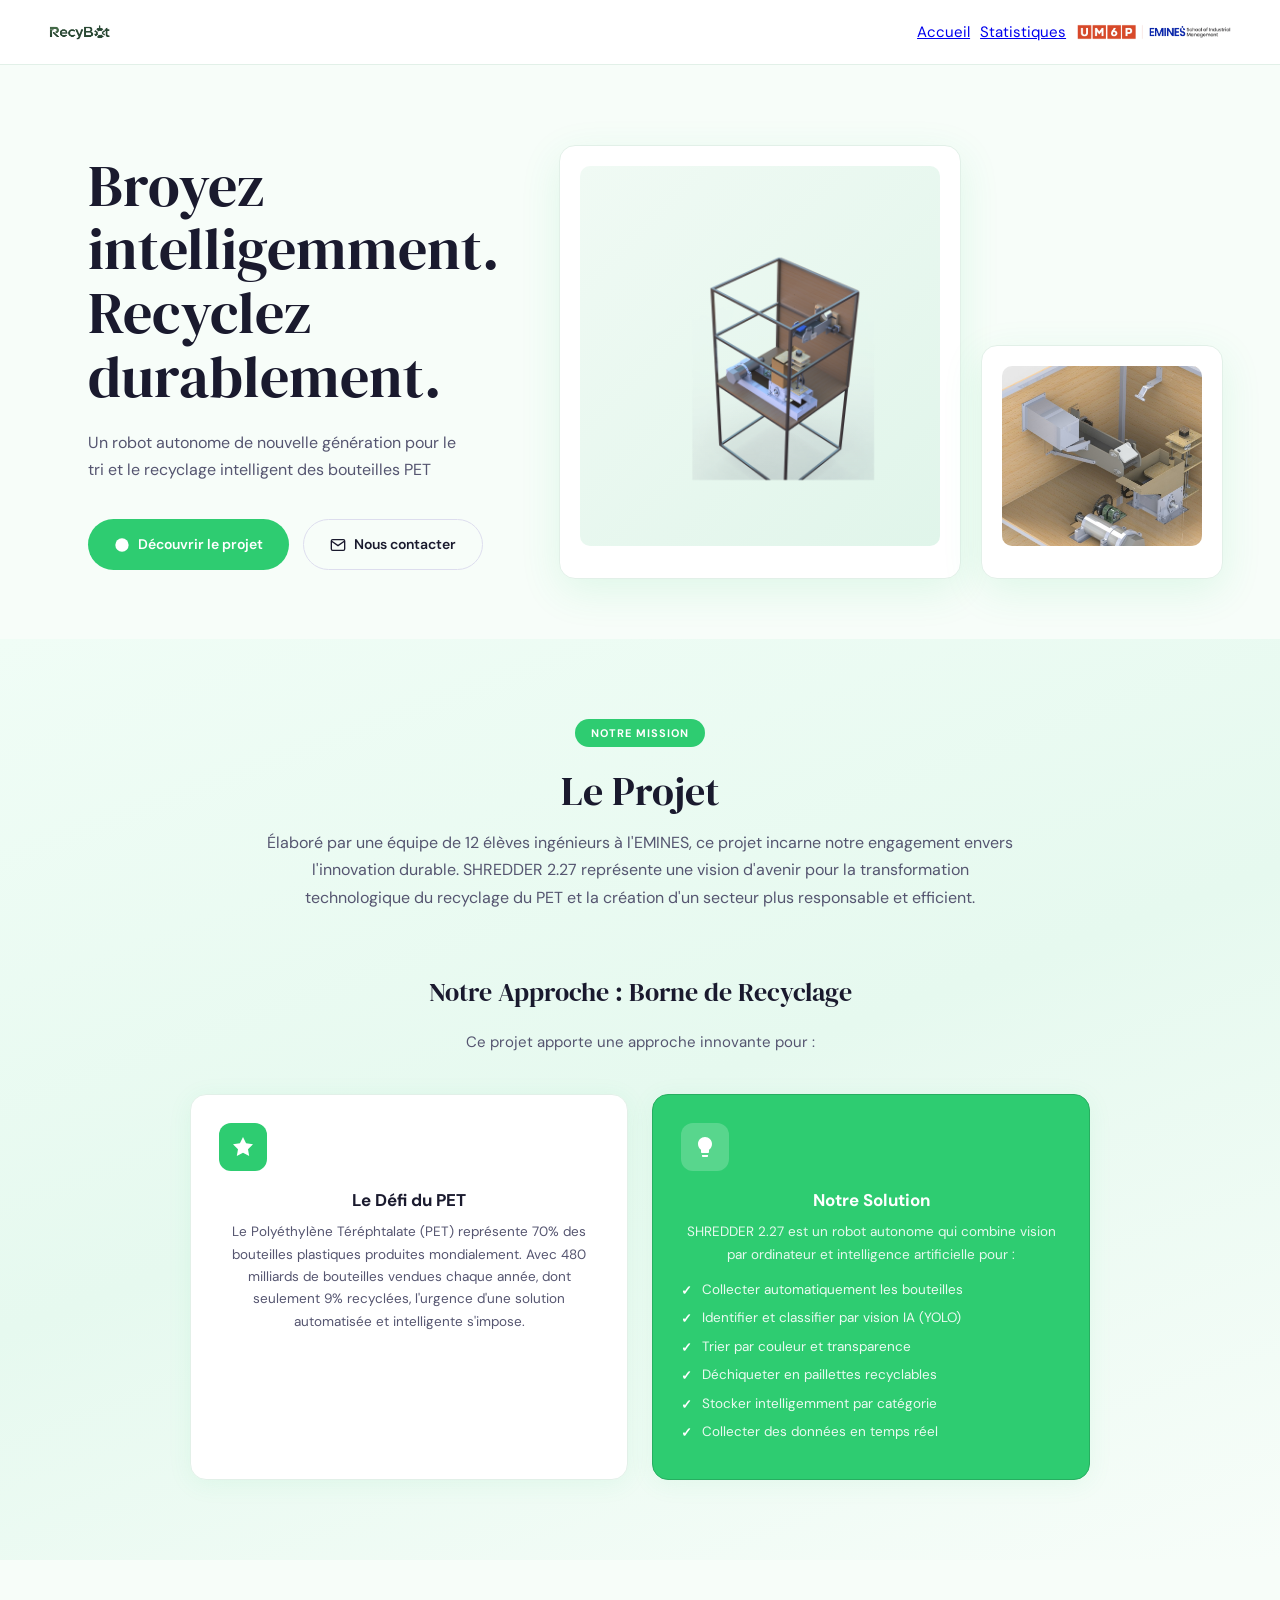
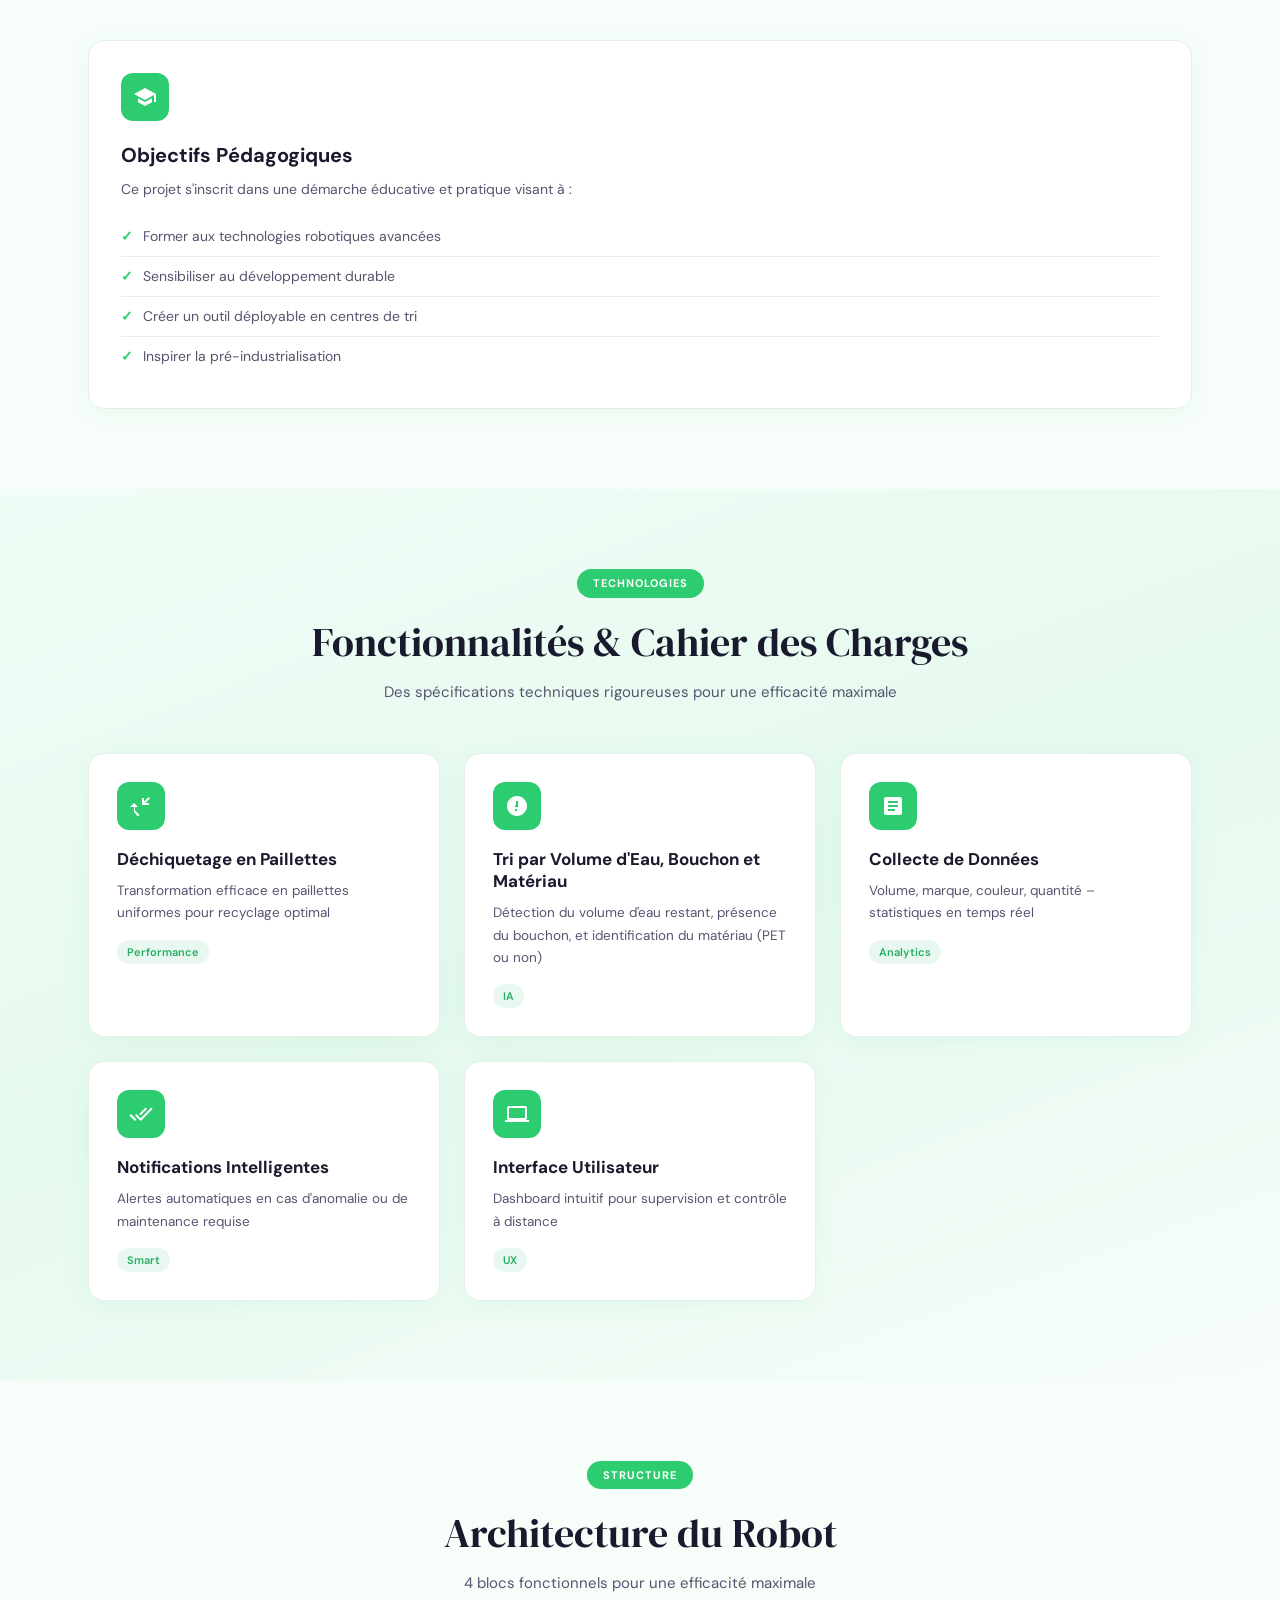
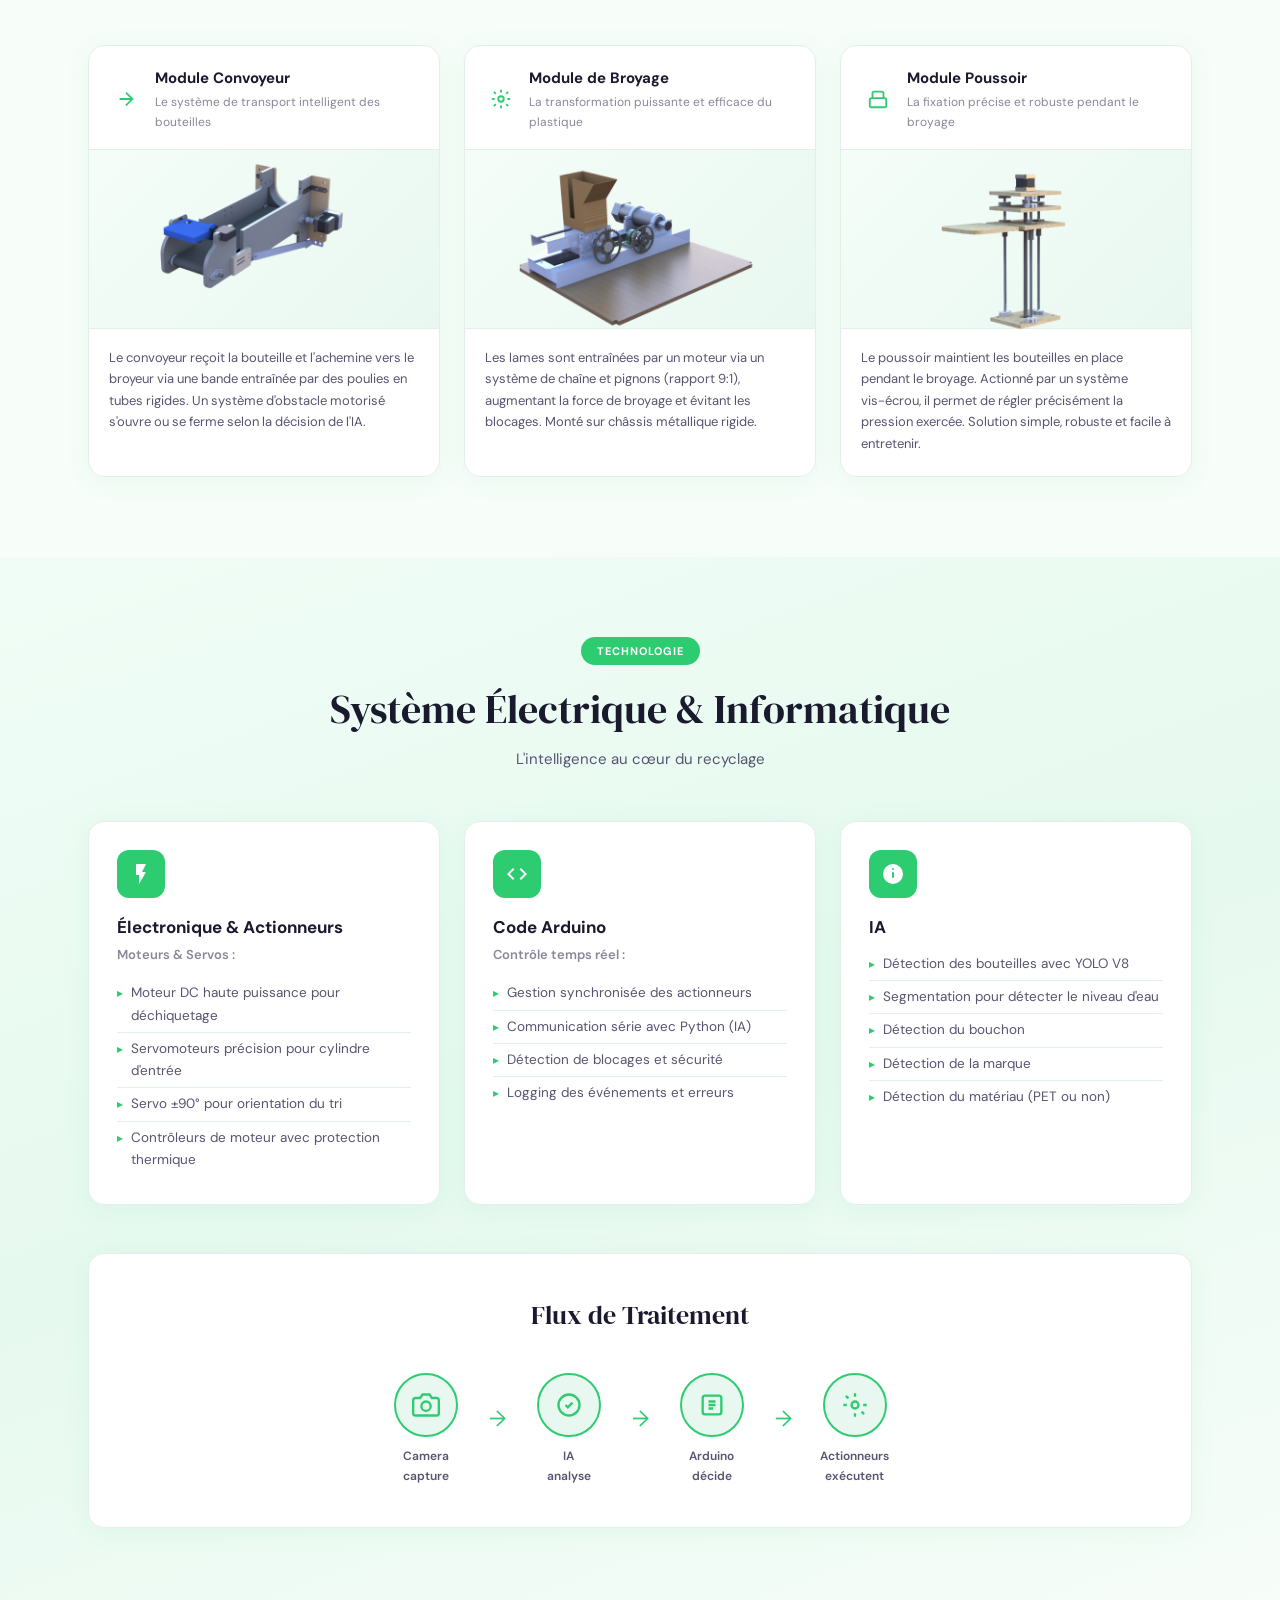
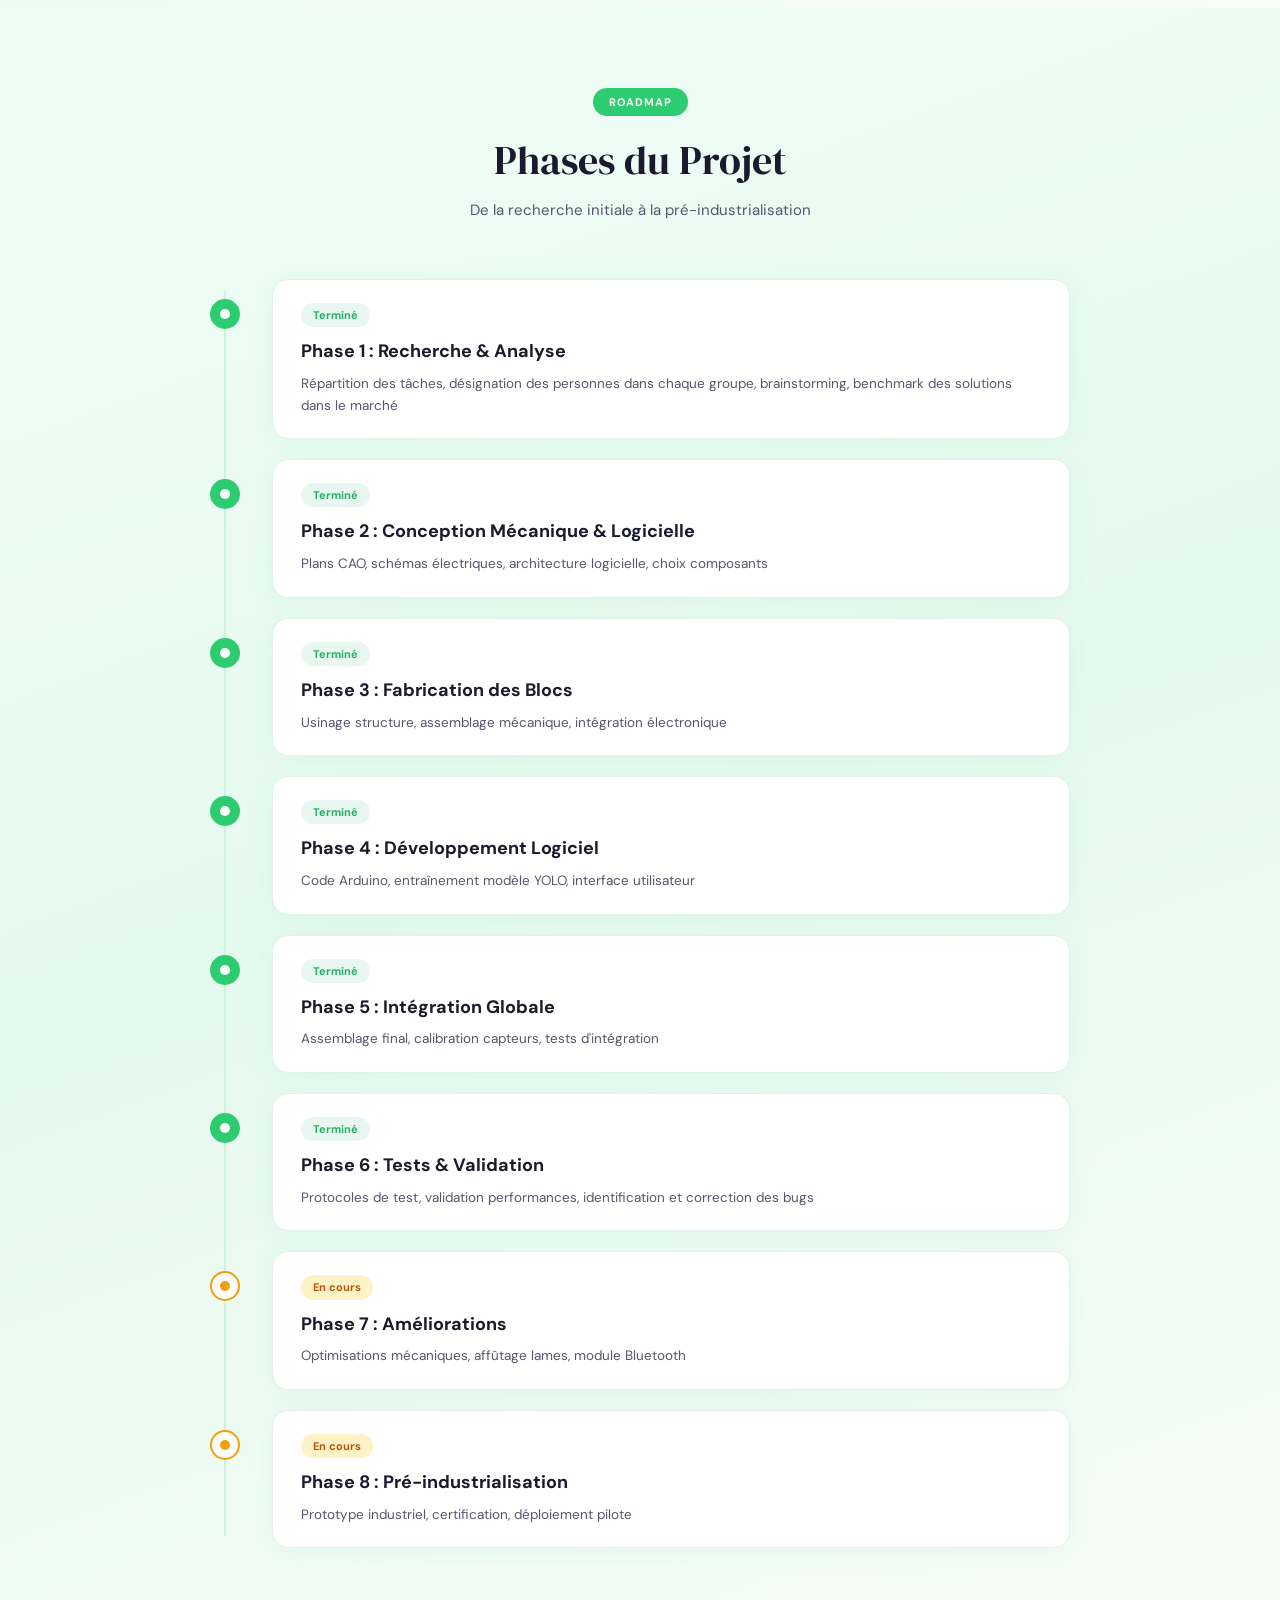
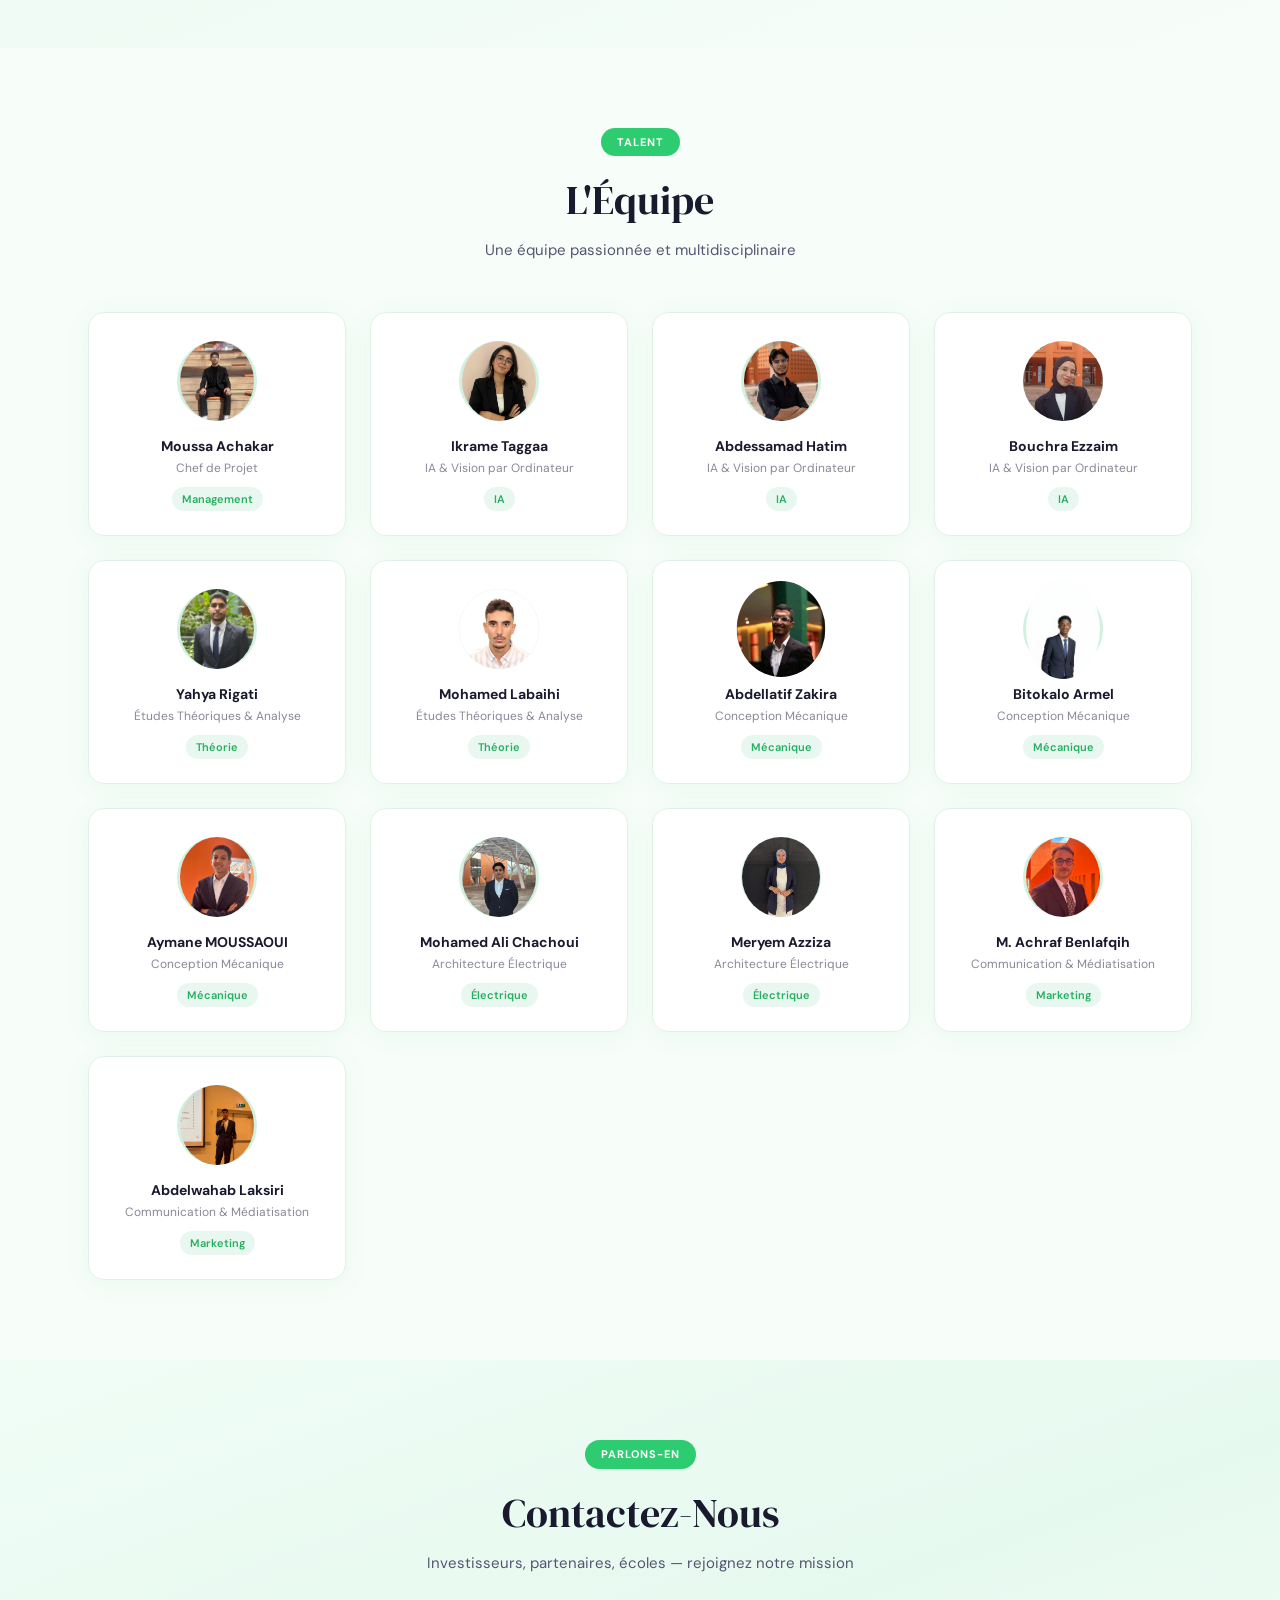
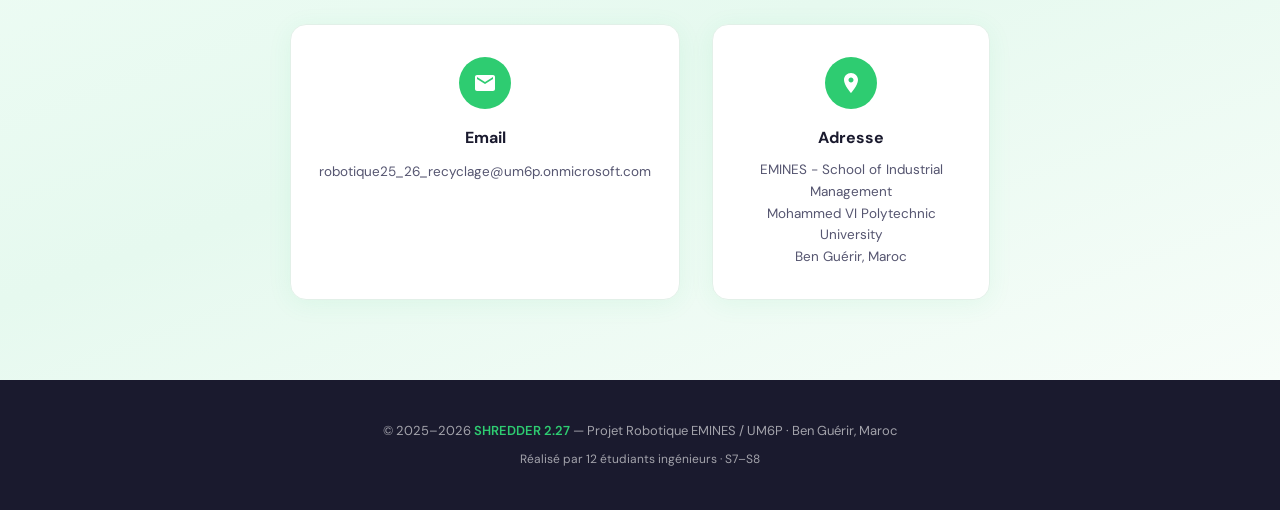
<file: frontend/index.html>
<!DOCTYPE html>
<html lang="fr">

<head>
    <meta charset="UTF-8" />
    <meta name="viewport" content="width=device-width, initial-scale=1.0" />
    <title>SHREDDER 2.27 — Borne de Recyclage Intelligente</title>
    <link
        href="https://fonts.googleapis.com/css2?family=DM+Sans:wght@300;400;500;600;700&family=DM+Serif+Display&display=swap"
        rel="stylesheet" />
    <style>
        *,
        *::before,
        *::after {
            box-sizing: border-box;
            margin: 0;
            padding: 0;
        }

        :root {
            --green: #2ecc71;
            --green-dark: #27ae60;
            --green-light: #e8f8f0;
            --green-mid: #d0f0e0;
            --text: #1a1a2e;
            --text-light: #555570;
            --text-muted: #888899;
            --white: #ffffff;
            --bg: #f7fdf9;
            --card: #ffffff;
            --border: #e2f0e8;
            --shadow: 0 4px 24px rgba(46, 204, 113, 0.08);
            --shadow-lg: 0 12px 40px rgba(46, 204, 113, 0.12);
            --radius: 16px;
        }

        html {
            scroll-behavior: smooth;
        }

        body {
            font-family: 'DM Sans', sans-serif;
            background: var(--bg);
            color: var(--text);
            font-size: 15px;
            line-height: 1.65;
        }

        /* ── NAV ── */
        nav {
            position: sticky;
            top: 0;
            z-index: 100;
            background: rgba(255, 255, 255, 0.92);
            backdrop-filter: blur(12px);
            border-bottom: 1px solid var(--border);
            display: flex;
            align-items: center;
            justify-content: space-between;
            padding: 14px 48px;
        }

        .nav-logo {
            display: flex;
            align-items: center;
            gap: 10px;
            font-weight: 700;
            font-size: 17px;
            color: var(--text);
            text-decoration: none;
        }

        .nav-logo .logo-icon {
            width: 32px;
            height: 32px;
            background: var(--green);
            border-radius: 8px;
            display: flex;
            align-items: center;
            justify-content: center;
        }

        .nav-logo .logo-icon svg {
            width: 18px;
            height: 18px;
            fill: white;
        }

        .nav-logo .logo-icon img {
            width: 32px;
            height: 32px;
        }

        .nav-right {
            display: flex;
            align-items: center;
            gap: 10px;
        }

        .nav-right img {
            height: 28px;
        }

        /* ── HERO ── */
        .hero {
            display: grid;
            grid-template-columns: 1fr 1fr;
            align-items: center;
            gap: 60px;
            max-width: 1200px;
            margin: 0 auto;
            padding: 80px 48px 60px;
        }

        .hero-left h1 {
            font-family: 'DM Serif Display', serif;
            font-size: 58px;
            line-height: 1.1;
            color: var(--text);
            margin-bottom: 20px;
            font-weight: 400;
        }

        .hero-left p {
            color: var(--text-light);
            font-size: 16px;
            max-width: 380px;
            margin-bottom: 36px;
            line-height: 1.7;
        }

        .hero-btns {
            display: flex;
            gap: 14px;
            flex-wrap: wrap;
        }

        .btn-primary {
            background: var(--green);
            color: white;
            border: none;
            border-radius: 50px;
            padding: 13px 26px;
            font-size: 14px;
            font-weight: 600;
            cursor: pointer;
            display: flex;
            align-items: center;
            gap: 8px;
            font-family: 'DM Sans', sans-serif;
            transition: background 0.2s, transform 0.15s;
            text-decoration: none;
        }

        .btn-primary:hover {
            background: var(--green-dark);
            transform: translateY(-1px);
        }

        .btn-outline {
            background: transparent;
            color: var(--text);
            border: 1.5px solid #dde;
            border-radius: 50px;
            padding: 13px 26px;
            font-size: 14px;
            font-weight: 600;
            cursor: pointer;
            display: flex;
            align-items: center;
            gap: 8px;
            font-family: 'DM Sans', sans-serif;
            transition: border-color 0.2s, transform 0.15s;
            text-decoration: none;
        }

        .btn-outline:hover {
            border-color: var(--green);
            transform: translateY(-1px);
        }

        .hero-right {
            display: flex;
            gap: 20px;
            align-items: flex-end;
            justify-content: center;
        }

        .robot-card {
            background: white;
            border-radius: var(--radius);
            padding: 20px;
            box-shadow: var(--shadow-lg);
            border: 1px solid var(--border);
            text-align: center;
            transition: transform 0.3s;
        }

        .robot-card:hover {
            transform: translateY(-4px);
        }

        .robot-3d {
            width: 360px;
            /* skinnier */
            height: 380px;
            /* taller */
            margin: 0 auto 12px;
            background: linear-gradient(135deg, #f0faf4, #e0f5ea);
            border-radius: 10px;
            overflow: hidden;
            display: flex;
            align-items: center;
            justify-content: center;
        }

        .robot-3d-sm {
            width: 200px;
            /* Further increased width */
            height: 180px;
            /* Further increased height */
        }

        .robot-card p {
            font-size: 12px;
            color: var(--green-dark);
            font-weight: 600;
        }

        .robot-card-sm {
            transform: scale(0.88);
            transform-origin: bottom center;
        }

        /* ── SECTIONS SHARED ── */
        section {
            padding: 80px 48px;
            max-width: 1200px;
            margin: 0 auto;
        }

        .bg-gradient {
            background: linear-gradient(160deg, #f0fdf6 0%, #e6f9ef 50%, #f7fdf9 100%);
        }

        .pill {
            display: inline-block;
            background: var(--green);
            color: white;
            font-size: 11px;
            font-weight: 700;
            letter-spacing: 1px;
            text-transform: uppercase;
            padding: 5px 16px;
            border-radius: 50px;
            margin-bottom: 20px;
        }

        .section-title {
            font-family: 'DM Serif Display', serif;
            font-size: 40px;
            font-weight: 400;
            color: var(--text);
            margin-bottom: 14px;
            line-height: 1.2;
        }

        .section-sub {
            color: var(--text-light);
            font-size: 15px;
            max-width: 600px;
            margin-bottom: 48px;
            line-height: 1.7;
        }

        .text-center {
            text-align: center;
        }

        .text-center .section-sub {
            margin: 0 auto 48px;
        }

        /* ── MISSION ── */
        .mission-wrap {
            text-align: center;
            padding: 80px 48px;
            max-width: 1200px;
            margin: 0 auto;
        }

        .mission-wrap .section-sub {
            max-width: 760px;
            margin: 0 auto 60px;
            font-size: 16px;
        }

        /* ── CARDS ── */
        .cards-2 {
            display: grid;
            grid-template-columns: 1fr 1fr;
            gap: 24px;
        }

        .cards-3 {
            display: grid;
            grid-template-columns: repeat(3, 1fr);
            gap: 24px;
        }

        .card {
            background: var(--card);
            border-radius: var(--radius);
            padding: 28px;
            box-shadow: var(--shadow);
            border: 1px solid var(--border);
            transition: transform 0.25s, box-shadow 0.25s;
        }

        .card:hover {
            transform: translateY(-4px);
            box-shadow: var(--shadow-lg);
        }

        .card-icon {
            width: 48px;
            height: 48px;
            background: var(--green);
            border-radius: 12px;
            display: flex;
            align-items: center;
            justify-content: center;
            margin-bottom: 18px;
        }

        .card-icon svg {
            width: 24px;
            height: 24px;
            fill: white;
        }

        .card h3 {
            font-size: 17px;
            font-weight: 700;
            color: var(--text);
            margin-bottom: 10px;
            line-height: 1.3;
        }

        .card p {
            font-size: 13.5px;
            color: var(--text-light);
            line-height: 1.65;
            margin-bottom: 14px;
        }

        .card-tag {
            display: inline-block;
            font-size: 11px;
            font-weight: 600;
            color: var(--green-dark);
            background: var(--green-light);
            padding: 3px 10px;
            border-radius: 50px;
        }

        .card-dark {
            background: var(--green);
            color: white;
            border-color: var(--green-dark);
        }

        .card-dark h3 {
            color: white;
        }

        .card-dark p {
            color: rgba(255, 255, 255, 0.88);
        }

        .card-dark .card-icon {
            background: rgba(255, 255, 255, 0.2);
        }

        /* ── CHECKLIST ── */
        .checklist {
            list-style: none;
            margin: 14px 0 0;
        }

        .checklist li {
            display: flex;
            align-items: flex-start;
            gap: 10px;
            font-size: 13.5px;
            color: var(--text-light);
            margin-bottom: 8px;
            line-height: 1.5;
        }

        .card-dark .checklist li {
            color: rgba(255, 255, 255, 0.9);
        }

        .checklist li::before {
            content: '✓';
            color: var(--green);
            font-weight: 700;
            font-size: 13px;
            flex-shrink: 0;
            margin-top: 1px;
        }

        .card-dark .checklist li::before {
            color: white;
        }

        /* ── MODULE CARDS ── */
        .module-card {
            background: white;
            border-radius: var(--radius);
            border: 1px solid var(--border);
            overflow: hidden;
            box-shadow: var(--shadow);
            transition: transform 0.25s;
        }

        .module-card:hover {
            transform: translateY(-4px);
        }

        .module-header {
            padding: 20px 20px 16px;
            display: flex;
            align-items: center;
            gap: 12px;
        }

        .module-icon {
            width: 36px;
            height: 36px;
            display: flex;
            align-items: center;
            justify-content: center;
        }

        .module-icon svg {
            width: 22px;
            height: 22px;
        }

        .module-header h3 {
            font-size: 15px;
            font-weight: 700;
            color: var(--text);
            margin-bottom: 3px;
        }

        .module-header p {
            font-size: 12px;
            color: var(--text-muted);
        }

        .module-img {
            width: 100%;
            height: 180px;
            background: linear-gradient(135deg, #f5fdf8, #e8f8f0);
            display: flex;
            align-items: center;
            justify-content: center;
            border-top: 1px solid var(--border);
            border-bottom: 1px solid var(--border);
        }

        .module-illus {
            width: 120px;
            opacity: 0.55;
        }

        .module-body {
            padding: 18px 20px 22px;
            font-size: 13px;
            color: var(--text-light);
            line-height: 1.65;
        }

        /* ── TECH LIST ── */
        .tech-list {
            list-style: none;
        }

        .tech-list li {
            font-size: 13.5px;
            color: var(--text-light);
            padding: 5px 0;
            border-bottom: 1px solid var(--border);
            display: flex;
            align-items: flex-start;
            gap: 8px;
        }

        .tech-list li:last-child {
            border-bottom: none;
        }

        .tech-list li::before {
            content: '▸';
            color: var(--green);
            font-size: 12px;
            flex-shrink: 0;
            margin-top: 2px;
        }

        /* ── FLUX ── */
        .flux-wrap {
            background: white;
            border-radius: var(--radius);
            border: 1px solid var(--border);
            padding: 40px;
            margin-top: 48px;
            box-shadow: var(--shadow);
        }

        .flux-wrap h3 {
            text-align: center;
            font-family: 'DM Serif Display', serif;
            font-size: 26px;
            font-weight: 400;
            margin-bottom: 36px;
            color: var(--text);
        }

        .flux-steps {
            display: flex;
            align-items: center;
            justify-content: center;
            gap: 0;
            flex-wrap: wrap;
        }

        .flux-step {
            display: flex;
            flex-direction: column;
            align-items: center;
            gap: 10px;
            min-width: 110px;
        }

        .flux-circle {
            width: 64px;
            height: 64px;
            background: var(--green-light);
            border: 2px solid var(--green);
            border-radius: 50%;
            display: flex;
            align-items: center;
            justify-content: center;
        }

        .flux-circle svg {
            width: 28px;
            height: 28px;
            stroke: var(--green);
            fill: none;
            stroke-width: 2;
        }

        .flux-step span {
            font-size: 12px;
            font-weight: 600;
            color: var(--text-light);
            text-align: center;
        }

        .flux-arrow {
            color: var(--green);
            font-size: 22px;
            margin: 0 8px;
            margin-bottom: 22px;
        }

        /* ── OBJECTIFS PÉDA ── */
        .peda-card {
            background: white;
            border-radius: var(--radius);
            border: 1px solid var(--border);
            padding: 32px;
            box-shadow: var(--shadow);
        }

        .peda-list {
            list-style: none;
            margin-top: 16px;
        }

        .peda-list li {
            display: flex;
            align-items: center;
            gap: 10px;
            font-size: 14px;
            color: var(--text-light);
            padding: 8px 0;
            border-bottom: 1px solid var(--border);
        }

        .peda-list li:last-child {
            border-bottom: none;
        }

        .peda-list li::before {
            content: '✓';
            color: var(--green);
            font-weight: 700;
        }

        /* ── FOOTER ── */
        footer {
            background: var(--text);
            color: rgba(255, 255, 255, 0.6);
            text-align: center;
            padding: 40px 48px;
            font-size: 13px;
        }

        footer span {
            color: var(--green);
            font-weight: 600;
        }

        /* ── ANIMATIONS ── */
        @keyframes fadeUp {
            from {
                opacity: 0;
                transform: translateY(24px);
            }

            to {
                opacity: 1;
                transform: translateY(0);
            }
        }

        .fade-up {
            animation: fadeUp 0.6s ease both;
        }

        .delay-1 {
            animation-delay: 0.1s;
        }

        .delay-2 {
            animation-delay: 0.2s;
        }

        .delay-3 {
            animation-delay: 0.3s;
        }

        .delay-4 {
            animation-delay: 0.4s;
        }

        /* ── RESPONSIVE ── */
        @media (max-width: 900px) {
            .hero {
                grid-template-columns: 1fr;
                padding: 48px 24px;
            }

            .hero-left h1 {
                font-size: 40px;
            }

            .cards-2,
            .cards-3 {
                grid-template-columns: 1fr;
            }

            nav {
                padding: 14px 24px;
            }

            section {
                padding: 60px 24px;
            }

            .mission-wrap {
                padding: 60px 24px;
            }
        }
    </style>
</head>

<body>

    <!-- ═══ NAV ═══════════════════════════════════════════════════════════ -->
    <nav>
        <a class="nav-logo" href="#">
            <div class="logo-icon" style="background:none;width:auto;height:auto;">
                <img src="./images/logo.png" alt="Recybot Logo" style="height:36px;width:auto;">
            </div>
        </a>
        <div class="nav-right">
            <a href="index.html" class="nav-link">Accueil</a>
            <a href="statistics.html" class="nav-link">Statistiques</a>
            <img src="./images/emineslogo.webp" alt="Emines UM6P Logo" style="height: 28px;">
        </div>
    </nav>

    <!-- ═══ HERO ══════════════════════════════════════════════════════════ -->
    <div class="hero fade-up">
        <div class="hero-left">
            <h1>Broyez<br>intelligemment.<br>Recyclez<br>durablement.</h1>
            <p>Un robot autonome de nouvelle génération pour le tri et le recyclage intelligent des bouteilles PET</p>
            <div class="hero-btns">
                <a href="#projet" class="btn-primary">
                    <svg width="16" height="16" viewBox="0 0 24 24" fill="white">
                        <circle cx="12" cy="12" r="10" />
                        <path d="M10 8l6 4-6 4V8z" />
                    </svg>
                    Découvrir le projet
                </a>
                <a href="#contact" class="btn-outline">
                    <svg width="16" height="16" viewBox="0 0 24 24" fill="none" stroke="currentColor" stroke-width="2">
                        <path d="M4 4h16c1.1 0 2 .9 2 2v12c0 1.1-.9 2-2 2H4c-1.1 0-2-.9-2-2V6c0-1.1.9-2 2-2z" />
                        <polyline points="22,6 12,13 2,6" />
                    </svg>
                    Nous contacter
                </a>
            </div>
        </div>
        <div class="hero-right">
            <!-- Robot card 1 — remplacer le SVG par <img src="total_vue.JPG"> -->
            <div class="robot-card fade-up delay-1">
                <div class="robot-3d">
                    <img src="./images/borne de recyclage .png" alt="Robot Card 1"
                        style="max-width: 100%; height: auto;">
                </div>
            </div>
            <!-- Robot card 2 — remplacer par <img src="total.JPG"> -->
            <div class="robot-card robot-card-sm fade-up delay-2">
                <div class="robot-3d robot-3d-sm">
                    <img src="./images/Untitled.JPG" alt="Robot Card 2" style="max-width: 100%; height: auto;">
                </div>
            </div>
        </div>
    </div>

    <!-- ═══ MISSION ═══════════════════════════════════════════════════════ -->
    <div class="bg-gradient" id="projet">
        <div class="mission-wrap">
            <span class="pill">NOTRE MISSION</span>
            <h2 class="section-title">Le Projet</h2>
            <p class="section-sub">Élaboré par une équipe de 12 élèves ingénieurs à l'EMINES, ce projet incarne notre
                engagement envers l'innovation durable. SHREDDER 2.27 représente une vision d'avenir pour la
                transformation technologique du recyclage du PET et la création d'un secteur plus responsable et
                efficient.</p>

            <h3
                style="font-family:'DM Serif Display',serif;font-size:26px;font-weight:400;margin-bottom:16px;color:var(--text);">
                Notre Approche : Borne de Recyclage</h3>
            <p style="color:var(--text-light);max-width:680px;margin:0 auto 40px;font-size:15px;">Ce projet apporte une
                approche innovante pour :</p>

            <div class="cards-2" style="max-width:900px;margin:0 auto;">
                <div class="card fade-up delay-1">
                    <div class="card-icon">
                        <svg viewBox="0 0 24 24">
                            <path
                                d="M12 2l3.09 6.26L22 9.27l-5 4.87 1.18 6.88L12 17.77l-6.18 3.25L7 14.14 2 9.27l6.91-1.01L12 2z" />
                        </svg>
                    </div>
                    <h3>Le Défi du PET</h3>
                    <p>Le Polyéthylène Téréphtalate (PET) représente 70% des bouteilles plastiques produites
                        mondialement. Avec 480 milliards de bouteilles vendues chaque année, dont seulement 9%
                        recyclées, l'urgence d'une solution automatisée et intelligente s'impose.</p>
                </div>
                <div class="card card-dark fade-up delay-2">
                    <div class="card-icon">
                        <svg viewBox="0 0 24 24" fill="white">
                            <path
                                d="M9 21c0 .55.45 1 1 1h4c.55 0 1-.45 1-1v-1H9v1zm3-19C8.14 2 5 5.14 5 9c0 2.38 1.19 4.47 3 5.74V17c0 .55.45 1 1 1h6c.55 0 1-.45 1-1v-2.26c1.81-1.27 3-3.36 3-5.74 0-3.86-3.14-7-7-7z" />
                        </svg>
                    </div>
                    <h3>Notre Solution</h3>
                    <p>SHREDDER 2.27 est un robot autonome qui combine vision par ordinateur et intelligence
                        artificielle pour :</p>
                    <ul class="checklist">
                        <li>Collecter automatiquement les bouteilles</li>
                        <li>Identifier et classifier par vision IA (YOLO)</li>
                        <li>Trier par couleur et transparence</li>
                        <li>Déchiqueter en paillettes recyclables</li>
                        <li>Stocker intelligemment par catégorie</li>
                        <li>Collecter des données en temps réel</li>
                    </ul>
                </div>
            </div>
        </div>
    </div>

    <!-- ═══ OBJECTIFS PÉDAGOGIQUES ════════════════════════════════════════ -->
    <section>
        <div class="peda-card fade-up">
            <div class="card-icon">
                <svg viewBox="0 0 24 24" fill="white">
                    <path d="M12 3L1 9l11 6 9-4.91V17h2V9L12 3zM5 13.18v4L12 21l7-3.82v-4L12 17l-7-3.82z" />
                </svg>
            </div>
            <h3 style="font-size:20px;font-weight:700;margin-bottom:6px;">Objectifs Pédagogiques</h3>
            <p style="color:var(--text-light);font-size:14px;margin-bottom:4px;">Ce projet s'inscrit dans une démarche
                éducative et pratique visant à :</p>
            <ul class="peda-list">
                <li>Former aux technologies robotiques avancées</li>
                <li>Sensibiliser au développement durable</li>
                <li>Créer un outil déployable en centres de tri</li>
                <li>Inspirer la pré-industrialisation</li>
            </ul>
        </div>
    </section>

    <!-- ═══ FONCTIONNALITÉS & CDC ═════════════════════════════════════════ -->
    <div class="bg-gradient">
        <section>
            <div class="text-center">
                <span class="pill">TECHNOLOGIES</span>
                <h2 class="section-title">Fonctionnalités & Cahier des Charges</h2>
                <p class="section-sub">Des spécifications techniques rigoureuses pour une efficacité maximale</p>
            </div>

            <div class="cards-3">
                <div class="card fade-up delay-1">
                    <div class="card-icon">
                        <svg viewBox="0 0 24 24">
                            <path
                                d="M19.5 3.09L15 7.59V4h-2v7h7v-2h-3.59l4.5-4.5-1.41-1.41zM4 13H1l4-4 4 4H6v3.59l4.5 4.5-1.41 1.41L5 17.91V13z" />
                        </svg>
                    </div>
                    <h3>Déchiquetage en Paillettes</h3>
                    <p>Transformation efficace en paillettes uniformes pour recyclage optimal</p>
                    <span class="card-tag">Performance</span>
                </div>
                <div class="card fade-up delay-2">
                    <div class="card-icon">
                        <svg viewBox="0 0 24 24">
                            <path
                                d="M12 2C6.48 2 2 6.48 2 12s4.48 10 10 10 10-4.48 10-10S17.52 2 12 2zm-1 5h2v6h-3v-2h1V7zm-1 10v-2h2v2h-2z" />
                        </svg>
                    </div>
                    <h3>Tri par Volume d'Eau, Bouchon et Matériau</h3>
                    <p>Détection du volume d'eau restant, présence du bouchon, et identification du matériau (PET ou
                        non)</p>
                    <span class="card-tag">IA</span>
                </div>
                <div class="card fade-up delay-3">
                    <div class="card-icon">
                        <svg viewBox="0 0 24 24">
                            <path
                                d="M19 3H5c-1.1 0-2 .9-2 2v14c0 1.1.9 2 2 2h14c1.1 0 2-.9 2-2V5c0-1.1-.9-2-2-2zm-5 14H7v-2h7v2zm3-4H7v-2h10v2zm0-4H7V7h10v2z" />
                        </svg>
                    </div>
                    <h3>Collecte de Données</h3>
                    <p>Volume, marque, couleur, quantité – statistiques en temps réel</p>
                    <span class="card-tag">Analytics</span>
                </div>
                <div class="card fade-up delay-1">
                    <div class="card-icon">
                        <svg viewBox="0 0 24 24">
                            <path
                                d="M18 7l-1.41-1.41-6.34 6.34 1.41 1.41L18 7zm4.24-1.41L11.66 16.17 7.48 12l-1.41 1.41L11.66 19l12-12-1.42-1.41zM.41 13.41L6 19l1.41-1.41L1.83 12 .41 13.41z" />
                        </svg>
                    </div>
                    <h3>Notifications Intelligentes</h3>
                    <p>Alertes automatiques en cas d'anomalie ou de maintenance requise</p>
                    <span class="card-tag">Smart</span>
                </div>
                <div class="card fade-up delay-2">
                    <div class="card-icon">
                        <svg viewBox="0 0 24 24">
                            <path
                                d="M20 18c1.1 0 1.99-.9 1.99-2L22 6c0-1.1-.9-2-2-2H4c-1.1 0-2 .9-2 2v10c0 1.1.9 2 2 2H0v2h24v-2h-4zM4 6h16v10H4V6z" />
                        </svg>
                    </div>
                    <h3>Interface Utilisateur</h3>
                    <p>Dashboard intuitif pour supervision et contrôle à distance</p>
                    <span class="card-tag">UX</span>
                </div>
            </div>
        </section>
    </div>

    <!-- ═══ ARCHITECTURE DU ROBOT ═════════════════════════════════════════ -->
    <section>
        <div class="text-center">
            <span class="pill">STRUCTURE</span>
            <h2 class="section-title">Architecture du Robot</h2>
            <p class="section-sub">4 blocs fonctionnels pour une efficacité maximale</p>
        </div>

        <div class="cards-3">
            <!-- Module Convoyeur -->
            <div class="module-card fade-up delay-1">
                <div class="module-header">
                    <div class="module-icon">
                        <svg viewBox="0 0 24 24" fill="none" stroke="var(--green)" stroke-width="2">
                            <path d="M5 12h14M12 5l7 7-7 7" />
                        </svg>
                    </div>
                    <div>
                        <h3>Module Convoyeur</h3>
                        <p>Le système de transport intelligent des bouteilles</p>
                    </div>
                </div>
                <div class="module-img">
                    <img src="./images/6.png" alt="Convoyeur" style="max-height:260px;">
                </div>
                <div class="module-body">
                    Le convoyeur reçoit la bouteille et l'achemine vers le broyeur via une bande entraînée par des
                    poulies en tubes rigides. Un système d'obstacle motorisé s'ouvre ou se ferme selon la décision de
                    l'IA.
                </div>
            </div>

            <!-- Module de Broyage -->
            <div class="module-card fade-up delay-2">
                <div class="module-header">
                    <div class="module-icon">
                        <svg viewBox="0 0 24 24" fill="none" stroke="var(--green)" stroke-width="2">
                            <circle cx="12" cy="12" r="3" />
                            <path
                                d="M12 2v3M12 19v3M4.22 4.22l2.12 2.12M17.66 17.66l2.12 2.12M2 12h3M19 12h3M4.22 19.78l2.12-2.12M17.66 6.34l2.12-2.12" />
                        </svg>
                    </div>
                    <div>
                        <h3>Module de Broyage</h3>
                        <p>La transformation puissante et efficace du plastique</p>
                    </div>
                </div>
                <div class="module-img">
                    <img src="./images/4.png" alt="System Broyage" style="max-height:260px;">
                </div>
                <div class="module-body">
                    Les lames sont entraînées par un moteur via un système de chaîne et pignons (rapport 9:1),
                    augmentant la force de broyage et évitant les blocages. Monté sur châssis métallique rigide.
                </div>
            </div>

            <!-- Module Poussoir -->
            <div class="module-card fade-up delay-3">
                <div class="module-header">
                    <div class="module-icon">
                        <svg viewBox="0 0 24 24" fill="none" stroke="var(--green)" stroke-width="2">
                            <path d="M18 11V6a2 2 0 00-2-2H8a2 2 0 00-2 2v5" />
                            <rect x="3" y="11" width="18" height="10" rx="2" />
                        </svg>
                    </div>
                    <div>
                        <h3>Module Poussoir</h3>
                        <p>La fixation précise et robuste pendant le broyage</p>
                    </div>
                </div>
                <div class="module-img">
                    <img src="./images/5.png" alt="Poussoir" style="max-height:260px;">
                </div>
                <div class="module-body">
                    Le poussoir maintient les bouteilles en place pendant le broyage. Actionné par un système vis-écrou,
                    il permet de régler précisément la pression exercée. Solution simple, robuste et facile à
                    entretenir.
                </div>
            </div>
        </div>
    </section>

    <!-- ═══ SYSTÈME ÉLECTRIQUE & INFORMATIQUE ═══════════════════════════ -->
    <div class="bg-gradient">
        <section>
            <div class="text-center">
                <span class="pill">TECHNOLOGIE</span>
                <h2 class="section-title">Système Électrique & Informatique</h2>
                <p class="section-sub">L'intelligence au cœur du recyclage</p>
            </div>

            <div class="cards-3">
                <div class="card fade-up delay-1">
                    <div class="card-icon">
                        <svg viewBox="0 0 24 24">
                            <path d="M7 2v11h3v9l7-12h-4l4-8z" />
                        </svg>
                    </div>
                    <h3>Électronique & Actionneurs</h3>
                    <p style="color:var(--text-muted);font-size:13px;font-weight:600;margin:-4px 0 12px;">Moteurs &
                        Servos :</p>
                    <ul class="tech-list">
                        <li>Moteur DC haute puissance pour déchiquetage</li>
                        <li>Servomoteurs précision pour cylindre d'entrée</li>
                        <li>Servo ±90° pour orientation du tri</li>
                        <li>Contrôleurs de moteur avec protection thermique</li>
                    </ul>
                </div>

                <div class="card fade-up delay-2">
                    <div class="card-icon">
                        <svg viewBox="0 0 24 24">
                            <path
                                d="M9.4 16.6L4.8 12l4.6-4.6L8 6l-6 6 6 6 1.4-1.4zm5.2 0l4.6-4.6-4.6-4.6L16 6l6 6-6 6-1.4-1.4z" />
                        </svg>
                    </div>
                    <h3>Code Arduino</h3>
                    <p style="color:var(--text-muted);font-size:13px;font-weight:600;margin:-4px 0 12px;">Contrôle temps
                        réel :</p>
                    <ul class="tech-list">
                        <li>Gestion synchronisée des actionneurs</li>
                        <li>Communication série avec Python (IA)</li>
                        <li>Détection de blocages et sécurité</li>
                        <li>Logging des événements et erreurs</li>
                    </ul>
                </div>

                <div class="card fade-up delay-3">
                    <div class="card-icon">
                        <svg viewBox="0 0 24 24">
                            <path
                                d="M12 2a10 10 0 110 20A10 10 0 0112 2zm0 4a1 1 0 100 2 1 1 0 000-2zm0 4a1 1 0 00-1 1v4a1 1 0 002 0v-4a1 1 0 00-1-1z" />
                        </svg>
                    </div>
                    <h3>IA</h3>
                    <ul class="tech-list" style="margin-top:8px;">
                        <li>Détection des bouteilles avec YOLO V8</li>
                        <li>Segmentation pour détecter le niveau d'eau</li>
                        <li>Détection du bouchon</li>
                        <li>Détection de la marque</li>
                        <li>Détection du matériau (PET ou non)</li>
                    </ul>
                </div>
            </div>

            <!-- FLUX DE TRAITEMENT -->
            <div class="flux-wrap fade-up">
                <h3>Flux de Traitement</h3>
                <div class="flux-steps">
                    <div class="flux-step">
                        <div class="flux-circle">
                            <svg viewBox="0 0 24 24" stroke="var(--green)" fill="none" stroke-width="2">
                                <path d="M23 19a2 2 0 01-2 2H3a2 2 0 01-2-2V8a2 2 0 012-2h4l2-3h6l2 3h4a2 2 0 012 2z" />
                                <circle cx="12" cy="13" r="4" />
                            </svg>
                        </div>
                        <span>Camera<br>capture</span>
                    </div>
                    <div class="flux-arrow">→</div>
                    <div class="flux-step">
                        <div class="flux-circle">
                            <svg viewBox="0 0 24 24" stroke="var(--green)" fill="none" stroke-width="2">
                                <circle cx="12" cy="12" r="9" />
                                <path d="M9 12l2 2 4-4" />
                            </svg>
                        </div>
                        <span>IA<br>analyse</span>
                    </div>
                    <div class="flux-arrow">→</div>
                    <div class="flux-step">
                        <div class="flux-circle">
                            <svg viewBox="0 0 24 24" stroke="var(--green)" fill="none" stroke-width="2">
                                <rect x="4" y="4" width="16" height="16" rx="2" />
                                <path d="M9 9h6M9 12h6M9 15h4" />
                            </svg>
                        </div>
                        <span>Arduino<br>décide</span>
                    </div>
                    <div class="flux-arrow">→</div>
                    <div class="flux-step">
                        <div class="flux-circle">
                            <svg viewBox="0 0 24 24" stroke="var(--green)" fill="none" stroke-width="2">
                                <circle cx="12" cy="12" r="3" />
                                <path d="M12 2v3M12 19v3M4.22 4.22l2.12 2.12M17.66 17.66l2.12 2.12M2 12h3M19 12h3" />
                            </svg>
                        </div>
                        <span>Actionneurs<br>exécutent</span>
                    </div>
                </div>
            </div>
        </section>
    </div>

    <!-- ═══ TIMELINE DES PHASES ══════════════════════════════════════════ -->
    <style>
        /* ── TIMELINE ── */
        .timeline-section {
            padding: 80px 48px;
            max-width: 1200px;
            margin: 0 auto;
        }

        .timeline-header {
            text-align: center;
            margin-bottom: 56px;
        }

        .timeline-wrap {
            position: relative;
            max-width: 860px;
            margin: 0 auto;
        }

        .timeline-wrap::before {
            content: '';
            position: absolute;
            left: 14px;
            top: 12px;
            bottom: 12px;
            width: 2px;
            background: var(--green-mid);
            border-radius: 2px;
        }

        .timeline-item {
            display: flex;
            align-items: flex-start;
            gap: 32px;
            margin-bottom: 20px;
            position: relative;
        }

        .timeline-dot {
            width: 30px;
            height: 30px;
            border-radius: 50%;
            border: 2.5px solid var(--green);
            background: white;
            flex-shrink: 0;
            margin-top: 20px;
            position: relative;
            z-index: 1;
            display: flex;
            align-items: center;
            justify-content: center;
        }

        .timeline-dot.done {
            background: var(--green);
            border-color: var(--green);
        }

        .timeline-dot.done::after {
            content: '';
            width: 10px;
            height: 10px;
            border-radius: 50%;
            background: white;
        }

        .timeline-dot.ongoing {
            background: white;
            border-color: #f59e0b;
        }

        .timeline-dot.ongoing::after {
            content: '';
            width: 10px;
            height: 10px;
            border-radius: 50%;
            background: #f59e0b;
        }

        .timeline-dot.upcoming {
            background: white;
            border-color: #9ca3af;
        }

        .timeline-dot.upcoming::after {
            content: '';
            width: 10px;
            height: 10px;
            border-radius: 50%;
            background: #9ca3af;
        }

        .timeline-card {
            flex: 1;
            background: white;
            border: 1px solid var(--border);
            border-radius: var(--radius);
            padding: 22px 28px;
            box-shadow: var(--shadow);
            transition: transform 0.25s, box-shadow 0.25s;
        }

        .timeline-card:hover {
            transform: translateY(-2px);
            box-shadow: var(--shadow-lg);
        }

        .status-badge {
            display: inline-block;
            font-size: 11px;
            font-weight: 700;
            padding: 3px 12px;
            border-radius: 50px;
            margin-bottom: 10px;
        }

        .status-done {
            background: var(--green-light);
            color: var(--green-dark);
        }

        .status-ongoing {
            background: #fef3c7;
            color: #b45309;
        }

        .status-upcoming {
            background: #f3f4f6;
            color: #6b7280;
        }

        .timeline-card h3 {
            font-size: 18px;
            font-weight: 700;
            color: var(--text);
            margin-bottom: 6px;
        }

        .timeline-card p {
            font-size: 13.5px;
            color: var(--text-light);
            line-height: 1.6;
        }

        /* ── TEAM ── */
        .team-section {
            padding: 80px 48px;
            max-width: 1200px;
            margin: 0 auto;
            text-align: center;
        }

        .team-grid {
            display: grid;
            grid-template-columns: repeat(4, 1fr);
            gap: 24px;
            margin-top: 48px;
        }

        .team-card {
            background: white;
            border: 1px solid var(--border);
            border-radius: var(--radius);
            padding: 28px 20px 24px;
            box-shadow: var(--shadow);
            transition: transform 0.25s, box-shadow 0.25s;
            text-align: center;
        }

        .team-card:hover {
            transform: translateY(-4px);
            box-shadow: var(--shadow-lg);
        }

        .team-avatar {
            width: 80px;
            height: 80px;
            border-radius: 50%;
            margin: 0 auto 16px;
            border: 3px solid var(--green-mid);
            background: linear-gradient(135deg, #e8f8f0, #d0f0e0);
            display: flex;
            align-items: center;
            justify-content: center;
            font-size: 22px;
            font-weight: 700;
            color: var(--green-dark);
        }

        .team-avatar img {
            width: 100%;
            height: 100%;
            object-fit: cover;
            object-position: center;
            border-radius: 50%;
        }

        .team-card h4 {
            font-size: 14px;
            font-weight: 700;
            color: var(--text);
            margin-bottom: 5px;
            line-height: 1.3;
        }

        .team-card .role {
            font-size: 12px;
            color: var(--text-muted);
            line-height: 1.4;
        }

        .team-card .role-tag {
            display: inline-block;
            margin-top: 10px;
            font-size: 11px;
            font-weight: 600;
            color: var(--green-dark);
            background: var(--green-light);
            padding: 3px 10px;
            border-radius: 50px;
        }

        /* ── CONTACT ── */
        .contact-section {
            padding: 80px 48px;
            max-width: 1200px;
            margin: 0 auto;
            text-align: center;
        }

        .contact-grid {
            display: grid;
            grid-template-columns: 1fr 1fr;
            gap: 32px;
            margin-top: 48px;
            max-width: 700px;
            margin-left: auto;
            margin-right: auto;
        }

        .contact-card {
            background: white;
            border: 1px solid var(--border);
            border-radius: var(--radius);
            padding: 32px 28px;
            box-shadow: var(--shadow);
            text-align: center;
            transition: transform 0.25s;
        }

        .contact-card:hover {
            transform: translateY(-3px);
            box-shadow: var(--shadow-lg);
        }

        .contact-icon {
            width: 52px;
            height: 52px;
            background: var(--green);
            border-radius: 50%;
            display: flex;
            align-items: center;
            justify-content: center;
            margin: 0 auto 16px;
        }

        .contact-icon svg {
            width: 24px;
            height: 24px;
            fill: white;
        }

        .contact-card h4 {
            font-size: 16px;
            font-weight: 700;
            color: var(--text);
            margin-bottom: 8px;
        }

        .contact-card p,
        .contact-card a {
            font-size: 13.5px;
            color: var(--text-light);
            text-decoration: none;
            line-height: 1.6;
        }

        .contact-card a:hover {
            color: var(--green-dark);
        }

        @media (max-width: 900px) {
            .team-grid {
                grid-template-columns: repeat(2, 1fr);
            }

            .contact-grid {
                grid-template-columns: 1fr;
            }

            .timeline-section {
                padding: 60px 24px;
            }

            .team-section,
            .contact-section {
                padding: 60px 24px;
            }
        }
    </style>

    <div class="bg-gradient">
        <div class="timeline-section" id="phases">
            <div class="timeline-header">
                <span class="pill">ROADMAP</span>
                <h2 class="section-title">Phases du Projet</h2>
                <p class="section-sub" style="max-width:560px;margin:0 auto 56px;">De la recherche initiale à la
                    pré-industrialisation</p>
            </div>
            <div class="timeline-wrap">
                <div class="timeline-item fade-up delay-1">
                    <div class="timeline-dot done"></div>
                    <div class="timeline-card">
                        <span class="status-badge status-done">Terminé</span>
                        <h3>Phase 1 : Recherche & Analyse</h3>
                        <p>Répartition des tâches, désignation des personnes dans chaque groupe, brainstorming,
                            benchmark des solutions dans le marché</p>
                    </div>
                </div>
                <div class="timeline-item fade-up delay-2">
                    <div class="timeline-dot done"></div>
                    <div class="timeline-card">
                        <span class="status-badge status-done">Terminé</span>
                        <h3>Phase 2 : Conception Mécanique & Logicielle</h3>
                        <p>Plans CAO, schémas électriques, architecture logicielle, choix composants</p>
                    </div>
                </div>
                <div class="timeline-item fade-up delay-3">
                    <div class="timeline-dot done"></div>
                    <div class="timeline-card">
                        <span class="status-badge status-done">Terminé</span>
                        <h3>Phase 3 : Fabrication des Blocs</h3>
                        <p>Usinage structure, assemblage mécanique, intégration électronique</p>
                    </div>
                </div>
                <div class="timeline-item fade-up delay-4">
                    <div class="timeline-dot done"></div>
                    <div class="timeline-card">
                        <span class="status-badge status-done">Terminé</span>
                        <h3>Phase 4 : Développement Logiciel</h3>
                        <p>Code Arduino, entraînement modèle YOLO, interface utilisateur</p>
                    </div>
                </div>
                <div class="timeline-item fade-up delay-3">
                    <div class="timeline-dot done"></div>
                    <div class="timeline-card">
                        <span class="status-badge status-done">Terminé</span>
                        <h3>Phase 5 : Intégration Globale</h3>
                        <p>Assemblage final, calibration capteurs, tests d'intégration</p>
                    </div>
                </div>
                <div class="timeline-item fade-up delay-4">
                    <div class="timeline-dot done"></div>
                    <div class="timeline-card">
                        <span class="status-badge status-done">Terminé</span>
                        <h3>Phase 6 : Tests & Validation</h3>
                        <p>Protocoles de test, validation performances, identification et correction des bugs</p>
                    </div>
                </div>
                <div class="timeline-item fade-up delay-1">
                    <div class="timeline-dot ongoing"></div>
                    <div class="timeline-card">
                        <span class="status-badge status-ongoing">En cours</span>
                        <h3>Phase 7 : Améliorations</h3>
                        <p>Optimisations mécaniques, affûtage lames, module Bluetooth</p>
                    </div>
                </div>
                <div class="timeline-item fade-up delay-2">
                    <div class="timeline-dot ongoing"></div>
                    <div class="timeline-card">
                        <span class="status-badge status-ongoing">En cours</span>
                        <h3>Phase 8 : Pré-industrialisation</h3>
                        <p>Prototype industriel, certification, déploiement pilote</p>
                    </div>
                </div>
            </div>
        </div>
    </div>

    <!-- ═══ L'ÉQUIPE ══════════════════════════════════════════════════════ -->
    <div class="team-section" id="equipe">
        <span class="pill">TALENT</span>
        <h2 class="section-title">L'Équipe</h2>
        <p class="section-sub" style="max-width:480px;margin:0 auto 0;">Une équipe passionnée et multidisciplinaire</p>
        <div class="team-grid">
            <div class="team-card fade-up delay-1">
                <div class="team-avatar">
                    <img src="images/moussa.jpg" alt="Moussa Achakar"
                        style="width: 80px; height: 80px; border-radius: 50%;">
                </div>
                <h4>Moussa Achakar</h4>
                <p class="role">Chef de Projet</p><span class="role-tag">Management</span>
            </div>
            <div class="team-card fade-up delay-2">
                <div class="team-avatar">
                    <img src="images/photo_professionnelle.jpg" alt="Ikrame Taggaa"
                        style="width: 80px; height: 80px; border-radius: 50%; object-fit: cover; object-position: top;">
                </div>
                <h4>Ikrame Taggaa</h4>
                <p class="role">IA & Vision par Ordinateur</p><span class="role-tag">IA</span>
            </div>
            <div class="team-card fade-up delay-3">
                <div class="team-avatar">
                    <img src="images/Abdessamad%20HATIM.jpeg" alt="Abdessamad Hatim"
                        style="width: 80px; height: 80px; border-radius: 50%;">
                </div>
                <h4>Abdessamad Hatim</h4>
                <p class="role">IA & Vision par Ordinateur</p><span class="role-tag">IA</span>
            </div>
            <div class="team-card fade-up delay-4">
                <div class="team-avatar">
                    <img src="images/bouchra.jpg" alt="Bouchra Ezzaim"
                        style="width: 80px; height: 80px; border-radius: 50%;">
                </div>
                <h4>Bouchra Ezzaim</h4>
                <p class="role">IA & Vision par Ordinateur</p><span class="role-tag">IA</span>
            </div>
            <div class="team-card fade-up delay-1">
                <div class="team-avatar">
                    <img src="images/Yahya%20RIGATI.jpg" alt="Yahya Rigati"
                        style="width: 80px; height: 80px; border-radius: 50%;">
                </div>
                <h4>Yahya Rigati</h4>
                <p class="role">Études Théoriques & Analyse</p><span class="role-tag">Théorie</span>
            </div>
            <div class="team-card fade-up delay-2">
                <div class="team-avatar">
                    <img src="images/labaihi.jpeg" alt="Mohamed Labaihi"
                        style="width: 80px; height: 80px; border-radius: 50%;">
                </div>
                <h4>Mohamed Labaihi</h4>
                <p class="role">Études Théoriques & Analyse</p><span class="role-tag">Théorie</span>
            </div>
            <div class="team-card fade-up delay-3">
                <div class="team-avatar">
                    <img src="images/Abdellatif.jpg" alt="Abdellatif Zakira"
                        style="width: 80px; height: 80px; border-radius: 50%; object-fit: cover; object-position: center; transform: scale(1.2);">
                </div>
                <h4>Abdellatif Zakira</h4>
                <p class="role">Conception Mécanique</p><span class="role-tag">Mécanique</span>
            </div>
            <div class="team-card fade-up delay-4">
                <div class="team-avatar">
                    <img src="images/armel.jpeg" alt="Bitokalo Armel"
                        style="width: 100px; height: 100px; border-radius: 50%; object-fit: cover; object-position: center;">
                </div>
                <h4>Bitokalo Armel</h4>
                <p class="role">Conception Mécanique</p><span class="role-tag">Mécanique</span>
            </div>
            <div class="team-card fade-up delay-1">
                <div class="team-avatar">
                    <img src="images/MOUSSAOUI AYMANE.jpg" alt="Aymane MOUSSAOUI"
                        style="width: 80px; height: 80px; border-radius: 50%;">
                </div>
                <h4>Aymane MOUSSAOUI</h4>
                <p class="role">Conception Mécanique</p><span class="role-tag">Mécanique</span>
            </div>
            <div class="team-card fade-up delay-1">
                <div class="team-avatar">
                    <img src="images/Ali.jpeg" alt="Mohamed Ali Chachoui"
                        style="width: 80px; height: 80px; border-radius: 50%;">
                </div>
                <h4>Mohamed Ali Chachoui</h4>
                <p class="role">Architecture Électrique</p><span class="role-tag">Électrique</span>
            </div>
            <div class="team-card fade-up delay-2">
                <div class="team-avatar">
                    <img src="images/Meryem%20AZZIZA.jpg" alt="Meryem Azziza"
                        style="width: 80px; height: 80px; border-radius: 50%;">
                </div>
                <h4>Meryem Azziza</h4>
                <p class="role">Architecture Électrique</p><span class="role-tag">Électrique</span>
            </div>
            <div class="team-card fade-up delay-3">
                <div class="team-avatar">
                    <img src="images/Achraf.jpeg" alt="Mohamed Achraf Benlafqih"
                        style="width: 80px; height: 80px; border-radius: 50%;">
                </div>
                <h4>M. Achraf Benlafqih</h4>
                <p class="role">Communication & Médiatisation</p><span class="role-tag">Marketing</span>
            </div>
            <div class="team-card fade-up delay-4">
                <div class="team-avatar">
                    <img src="images/Abdelwahab%20LAKSIRI.jpg" alt="Abdelwahab Laksiri"
                        style="width: 80px; height: 80px; border-radius: 50%;">
                </div>
                <h4>Abdelwahab Laksiri</h4>
                <p class="role">Communication & Médiatisation</p><span class="role-tag">Marketing</span>
            </div>
        </div>
    </div>

    <!-- ═══ CONTACT ════════════════════════════════════════════════════════ -->
    <div class="bg-gradient">
        <div class="contact-section" id="contact">
            <span class="pill">PARLONS-EN</span>
            <h2 class="section-title">Contactez-Nous</h2>
            <p class="section-sub" style="max-width:480px;margin:0 auto 0;">Investisseurs, partenaires, écoles —
                rejoignez notre mission</p>
            <div class="contact-grid">
                <div class="contact-card fade-up delay-1">
                    <div class="contact-icon">
                        <svg viewBox="0 0 24 24">
                            <path
                                d="M20 4H4c-1.1 0-2 .9-2 2v12c0 1.1.9 2 2 2h16c1.1 0 2-.9 2-2V6c0-1.1-.9-2-2-2zm0 4l-8 5-8-5V6l8 5 8-5v2z" />
                        </svg>
                    </div>
                    <h4>Email</h4>
                    <a
                        href="mailto:robotique25_26_recyclage@um6p.onmicrosoft.com">robotique25_26_recyclage@um6p.onmicrosoft.com</a>
                </div>
                <div class="contact-card fade-up delay-2">
                    <div class="contact-icon">
                        <svg viewBox="0 0 24 24">
                            <path
                                d="M12 2C8.13 2 5 5.13 5 9c0 5.25 7 13 7 13s7-7.75 7-13c0-3.87-3.13-7-7-7zm0 9.5c-1.38 0-2.5-1.12-2.5-2.5s1.12-2.5 2.5-2.5 2.5 1.12 2.5 2.5-1.12 2.5-2.5 2.5z" />
                        </svg>
                    </div>
                    <h4>Adresse</h4>
                    <p>EMINES - School of Industrial Management<br>Mohammed VI Polytechnic University<br>Ben Guérir,
                        Maroc</p>
                </div>
            </div>
        </div>
    </div>

    <!-- ═══ FOOTER ════════════════════════════════════════════════════════ -->
    <footer>
        <p>© 2025–2026 <span>SHREDDER 2.27</span> — Projet Robotique EMINES / UM6P · Ben Guérir, Maroc</p>
        <p style="margin-top:8px;font-size:12px;">Réalisé par 12 étudiants ingénieurs · S7–S8</p>
    </footer>

</body>

</html>
</file>
